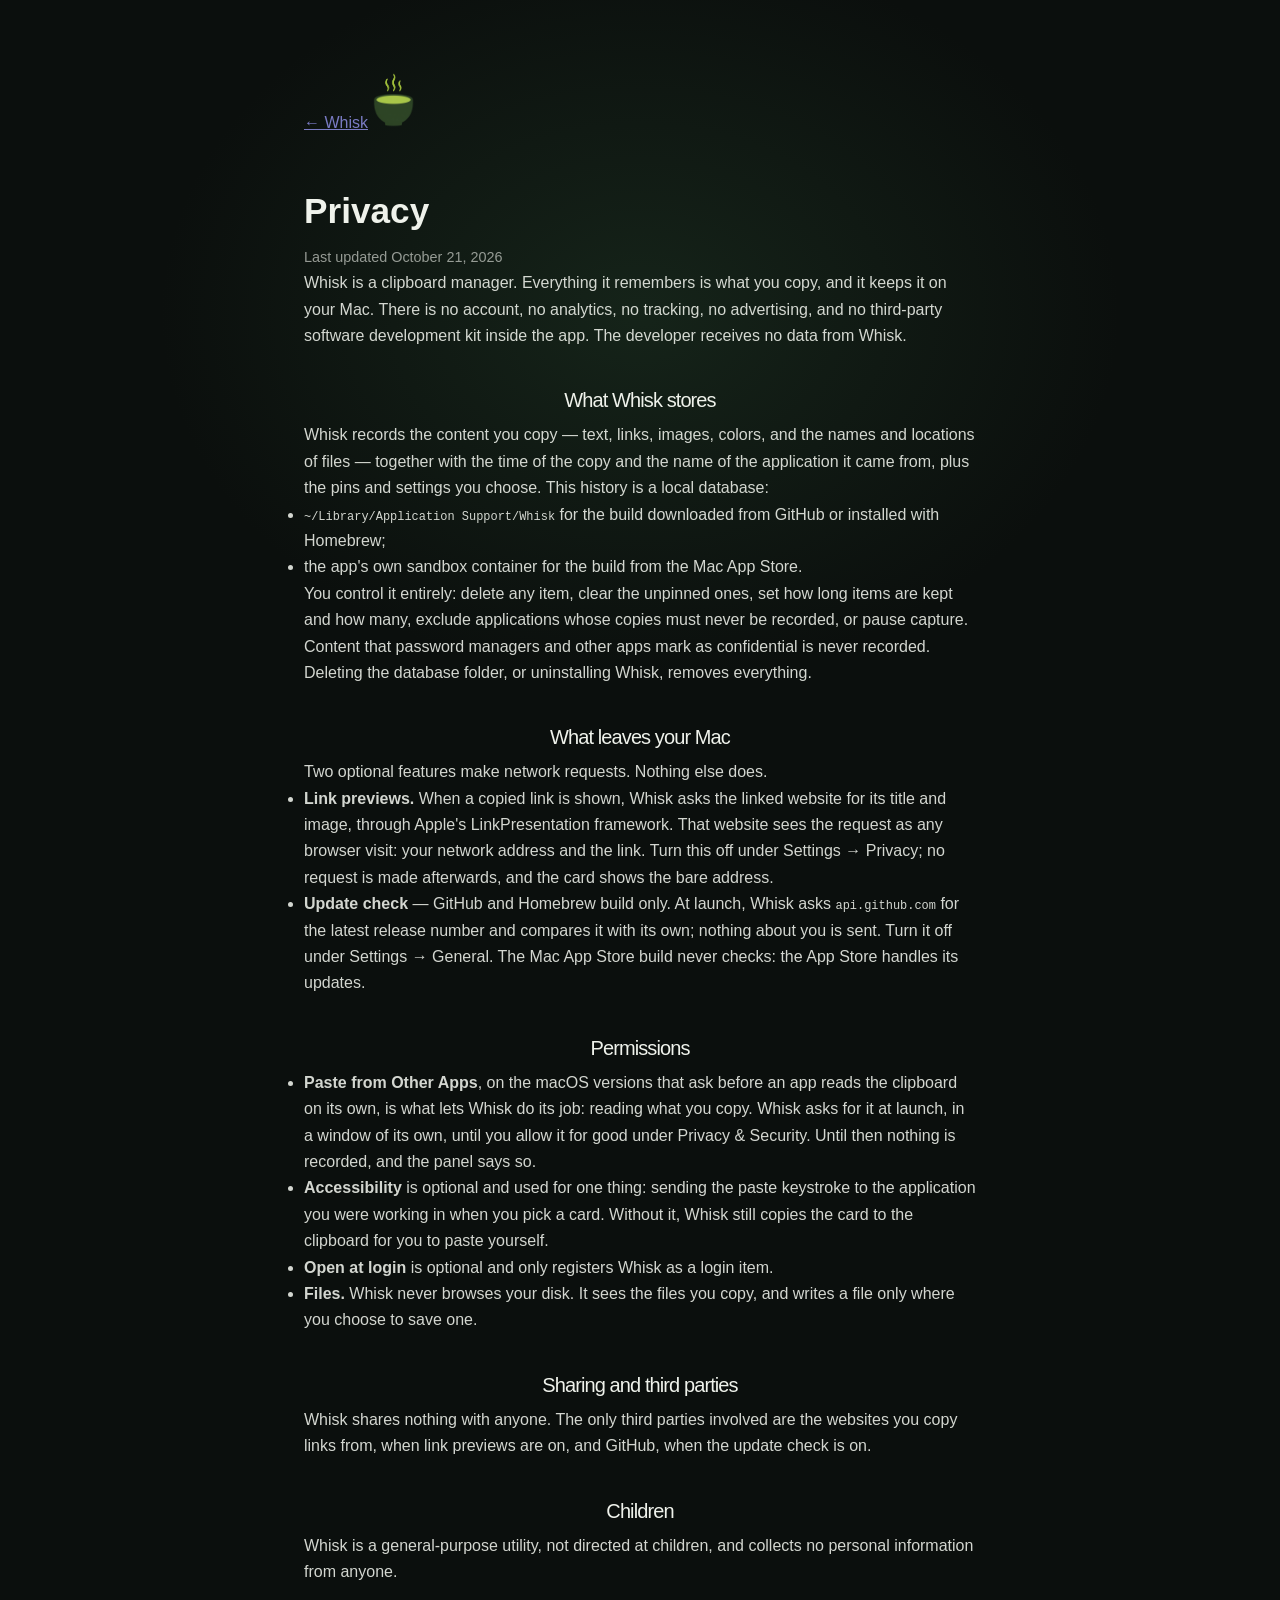
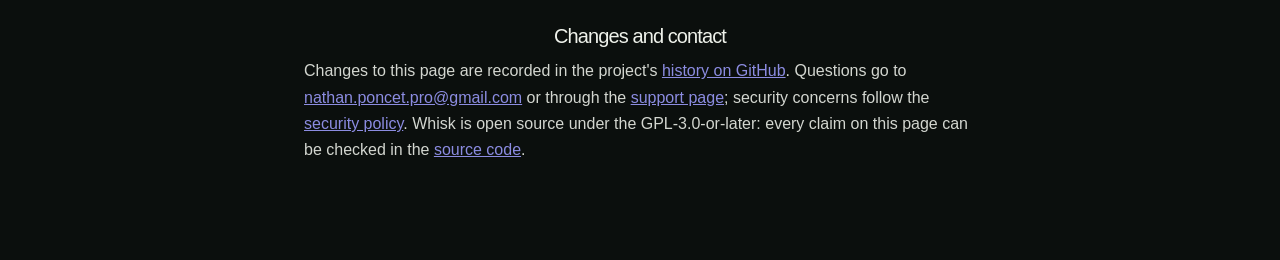
<file: docs/privacy.html>
<!doctype html>
<html lang="en">
<head>
  <meta charset="utf-8">
  <meta name="viewport" content="width=device-width, initial-scale=1">
  <title>Privacy — Whisk</title>
  <meta name="description" content="What Whisk stores, what leaves your Mac, and what never does.">
  <link rel="icon" type="image/png" href="media/favicon.png">
  <link rel="apple-touch-icon" href="media/apple-touch-icon.png">
  <meta name="theme-color" content="#0b0f0d">
  <link rel="stylesheet" href="styles.css">
  <style>
    .legal { max-width: 720px; margin: 0 auto; padding: 72px 24px 96px; line-height: 1.65; }
    .legal h1 { font-size: 2.2rem; margin: 18px 0 6px; }
    .legal h2 { font-size: 1.25rem; margin: 40px 0 10px; }
    .legal p, .legal li { opacity: .88; }
    .legal .updated { opacity: .6; font-size: .9rem; }
    .legal .back { display: inline-block; margin-bottom: 28px; opacity: .75; }
    .legal code { font-size: .92em; }
  </style>
</head>
<body>
<a class="skip-link" href="#main">Skip to content</a>
<main id="main">
  <article class="legal">
    <a class="back" href="./">← Whisk</a>
    <img src="media/logo-cup.png" alt="" height="56">
    <h1>Privacy</h1>
    <p class="updated">Last updated October 21, 2026</p>

    <p>Whisk is a clipboard manager. Everything it remembers is what you copy, and it keeps it on
    your Mac. There is no account, no analytics, no tracking, no advertising, and no third-party
    software development kit inside the app. The developer receives no data from Whisk.</p>

    <h2>What Whisk stores</h2>
    <p>Whisk records the content you copy — text, links, images, colors, and the names and
    locations of files — together with the time of the copy and the name of the application it
    came from, plus the pins and settings you choose. This history is a local database:</p>
    <ul>
      <li><code>~/Library/Application Support/Whisk</code> for the build downloaded from GitHub or
      installed with Homebrew;</li>
      <li>the app's own sandbox container for the build from the Mac App Store.</li>
    </ul>
    <p>You control it entirely: delete any item, clear the unpinned ones, set how long items are
    kept and how many, exclude applications whose copies must never be recorded, or pause
    capture. Content that password managers and other apps mark as confidential is never
    recorded. Deleting the database folder, or uninstalling Whisk, removes everything.</p>

    <h2>What leaves your Mac</h2>
    <p>Two optional features make network requests. Nothing else does.</p>
    <ul>
      <li><strong>Link previews.</strong> When a copied link is shown, Whisk asks the linked website
      for its title and image, through Apple's LinkPresentation framework. That website sees the
      request as any browser visit: your network address and the link. Turn this off under
      Settings → Privacy; no request is made afterwards, and the card shows the bare address.</li>
      <li><strong>Update check</strong> — GitHub and Homebrew build only. At launch, Whisk asks
      <code>api.github.com</code> for the latest release number and compares it with its own;
      nothing about you is sent. Turn it off under Settings → General. The Mac App Store build
      never checks: the App Store handles its updates.</li>
    </ul>

    <h2>Permissions</h2>
    <ul>
      <li><strong>Paste from Other Apps</strong>, on the macOS versions that ask before an app
      reads the clipboard on its own, is what lets Whisk do its job: reading what you copy. Whisk
      asks for it at launch, in a window of its own, until you allow it for good under
      Privacy &amp; Security. Until then nothing is recorded, and the panel says so.</li>
      <li><strong>Accessibility</strong> is optional and used for one thing: sending the paste
      keystroke to the application you were working in when you pick a card. Without it, Whisk
      still copies the card to the clipboard for you to paste yourself.</li>
      <li><strong>Open at login</strong> is optional and only registers Whisk as a login item.</li>
      <li><strong>Files.</strong> Whisk never browses your disk. It sees the files you copy, and
      writes a file only where you choose to save one.</li>
    </ul>

    <h2>Sharing and third parties</h2>
    <p>Whisk shares nothing with anyone. The only third parties involved are the websites you copy
    links from, when link previews are on, and GitHub, when the update check is on.</p>

    <h2>Children</h2>
    <p>Whisk is a general-purpose utility, not directed at children, and collects no personal
    information from anyone.</p>

    <h2>Changes and contact</h2>
    <p>Changes to this page are recorded in the project's
    <a href="https://github.com/nathan-poncet/whisk/commits/main/docs/privacy.html">history on GitHub</a>.
    Questions go to <a href="mailto:nathan.poncet.pro@gmail.com?subject=Whisk%20privacy">nathan.poncet.pro@gmail.com</a>
    or through the <a href="support.html">support page</a>; security concerns
    follow the <a href="https://github.com/nathan-poncet/whisk/blob/main/SECURITY.md">security
    policy</a>. Whisk is open source under the GPL-3.0-or-later: every claim on this page can be
    checked in the <a href="https://github.com/nathan-poncet/whisk">source code</a>.</p>
  </article>
</main>
</body>
</html>
</file>
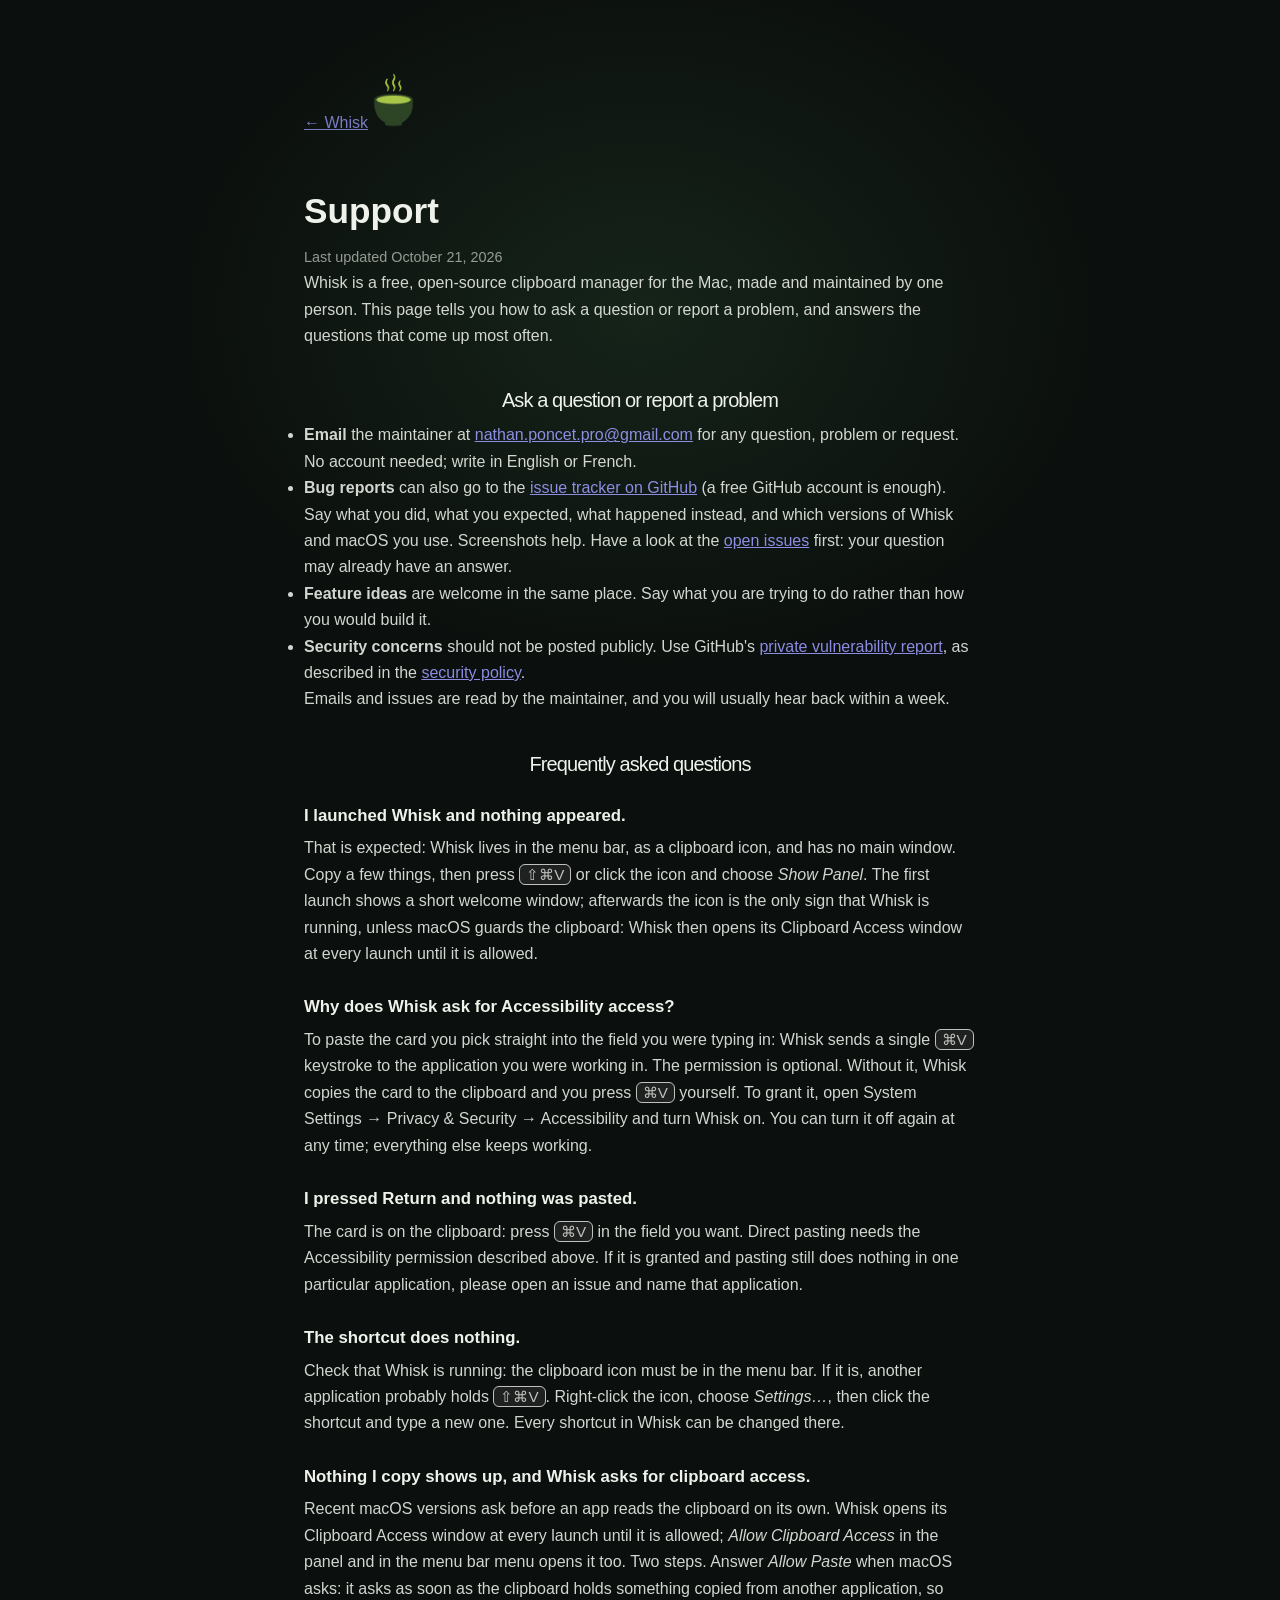
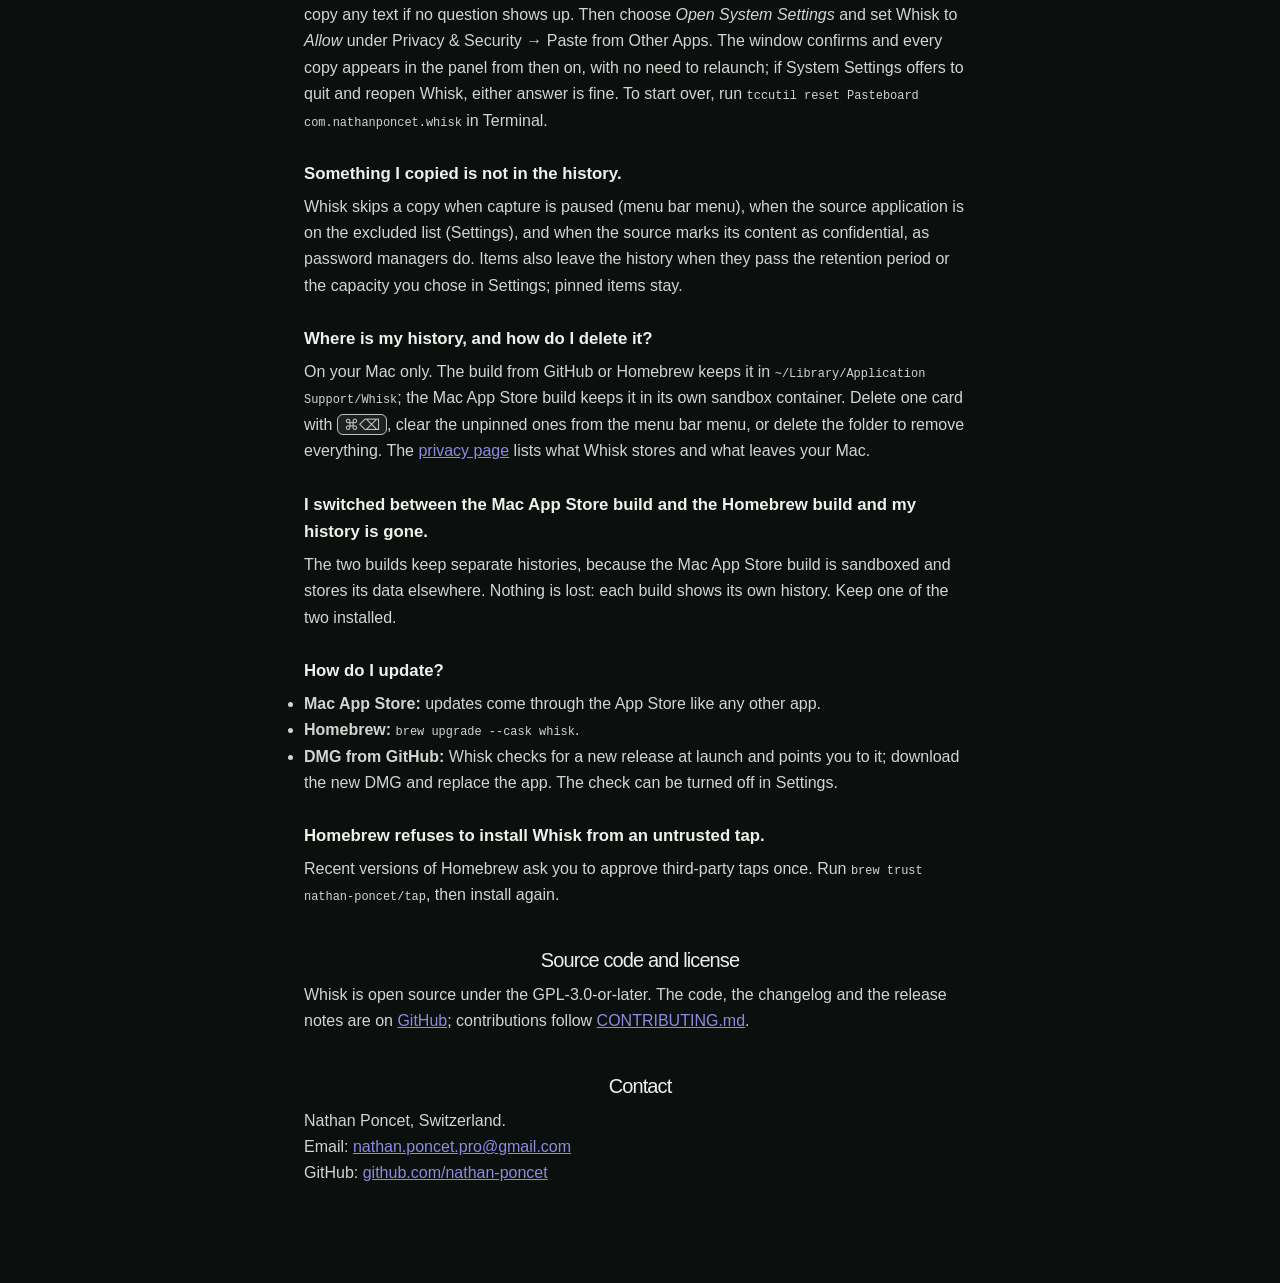
<file: docs/support.html>
<!doctype html>
<html lang="en">
<head>
  <meta charset="utf-8">
  <meta name="viewport" content="width=device-width, initial-scale=1">
  <title>Support — Whisk</title>
  <meta name="description" content="How to get help with Whisk, the clipboard manager for Mac: answers to common questions and where to ask yours.">
  <link rel="icon" type="image/png" href="media/favicon.png">
  <link rel="apple-touch-icon" href="media/apple-touch-icon.png">
  <meta name="theme-color" content="#0b0f0d">
  <link rel="stylesheet" href="styles.css">
  <style>
    .legal { max-width: 720px; margin: 0 auto; padding: 72px 24px 96px; line-height: 1.65; }
    .legal h1 { font-size: 2.2rem; margin: 18px 0 6px; }
    .legal h2 { font-size: 1.25rem; margin: 40px 0 10px; }
    .legal h3 { font-size: 1.05rem; margin: 26px 0 6px; }
    .legal p, .legal li { opacity: .88; }
    .legal .updated { opacity: .6; font-size: .9rem; }
    .legal .back { display: inline-block; margin-bottom: 28px; opacity: .75; }
    .legal code { font-size: .92em; }
    .legal kbd { font-family: inherit; font-size: .95em; padding: 1px 6px; border: 1px solid currentColor; border-radius: 6px; opacity: .9; }
  </style>
</head>
<body>
<a class="skip-link" href="#main">Skip to content</a>
<main id="main">
  <article class="legal">
    <a class="back" href="./">← Whisk</a>
    <img src="media/logo-cup.png" alt="" height="56">
    <h1>Support</h1>
    <p class="updated">Last updated October 21, 2026</p>

    <p>Whisk is a free, open-source clipboard manager for the Mac, made and maintained by one
    person. This page tells you how to ask a question or report a problem, and answers the
    questions that come up most often.</p>

    <h2>Ask a question or report a problem</h2>
    <ul>
      <li><strong>Email</strong> the maintainer at
      <a href="mailto:nathan.poncet.pro@gmail.com?subject=Whisk">nathan.poncet.pro@gmail.com</a>
      for any question, problem or request. No account needed; write in English or French.</li>
      <li><strong>Bug reports</strong> can also go to the
      <a href="https://github.com/nathan-poncet/whisk/issues/new">issue tracker on GitHub</a>
      (a free GitHub account is enough). Say what you did, what you expected, what happened
      instead, and which versions of Whisk and macOS you use. Screenshots help. Have a look at
      the <a href="https://github.com/nathan-poncet/whisk/issues">open issues</a> first: your
      question may already have an answer.</li>
      <li><strong>Feature ideas</strong> are welcome in the same place. Say what you are trying
      to do rather than how you would build it.</li>
      <li><strong>Security concerns</strong> should not be posted publicly. Use GitHub's
      <a href="https://github.com/nathan-poncet/whisk/security/advisories/new">private
      vulnerability report</a>, as described in the
      <a href="https://github.com/nathan-poncet/whisk/blob/main/SECURITY.md">security policy</a>.</li>
    </ul>
    <p>Emails and issues are read by the maintainer, and you will usually hear back within a
    week.</p>

    <h2>Frequently asked questions</h2>

    <h3>I launched Whisk and nothing appeared.</h3>
    <p>That is expected: Whisk lives in the menu bar, as a clipboard icon, and has no main window.
    Copy a few things, then press <kbd>⇧⌘V</kbd> or click the icon and choose
    <em>Show Panel</em>. The first launch shows a short welcome window; afterwards the icon is the
    only sign that Whisk is running, unless macOS guards the clipboard: Whisk then opens its
    Clipboard Access window at every launch until it is allowed.</p>

    <h3>Why does Whisk ask for Accessibility access?</h3>
    <p>To paste the card you pick straight into the field you were typing in: Whisk sends a
    single <kbd>⌘V</kbd> keystroke to the application you were working in. The permission is
    optional. Without it, Whisk copies the card to the clipboard and you press <kbd>⌘V</kbd>
    yourself. To grant it, open System Settings → Privacy &amp; Security → Accessibility and
    turn Whisk on. You can turn it off again at any time; everything else keeps working.</p>

    <h3>I pressed Return and nothing was pasted.</h3>
    <p>The card is on the clipboard: press <kbd>⌘V</kbd> in the field you want. Direct pasting
    needs the Accessibility permission described above. If it is granted and pasting still does
    nothing in one particular application, please open an issue and name that application.</p>

    <h3>The shortcut does nothing.</h3>
    <p>Check that Whisk is running: the clipboard icon must be in the menu bar. If it is, another
    application probably holds <kbd>⇧⌘V</kbd>. Right-click the icon, choose <em>Settings…</em>,
    then click the shortcut and type a new one. Every shortcut in Whisk can be changed there.</p>

    <h3>Nothing I copy shows up, and Whisk asks for clipboard access.</h3>
    <p>Recent macOS versions ask before an app reads the clipboard on its own. Whisk opens its
    Clipboard Access window at every launch until it is allowed; <em>Allow Clipboard Access</em>
    in the panel and in the menu bar menu opens it too. Two steps. Answer <em>Allow Paste</em>
    when macOS asks: it asks as soon as the clipboard holds something copied from another
    application, so copy any text if no question shows up. Then choose
    <em>Open System Settings</em> and set Whisk to <em>Allow</em> under Privacy &amp; Security →
    Paste from Other Apps. The window confirms and every copy appears in the panel from then on,
    with no need to relaunch; if System Settings offers to quit and reopen Whisk, either answer
    is fine. To start over, run <code>tccutil reset Pasteboard com.nathanponcet.whisk</code> in
    Terminal.</p>

    <h3>Something I copied is not in the history.</h3>
    <p>Whisk skips a copy when capture is paused (menu bar menu), when the source application is
    on the excluded list (Settings), and when the source marks its content as confidential, as
    password managers do. Items also leave the history when they pass the retention period or
    the capacity you chose in Settings; pinned items stay.</p>

    <h3>Where is my history, and how do I delete it?</h3>
    <p>On your Mac only. The build from GitHub or Homebrew keeps it in
    <code>~/Library/Application Support/Whisk</code>; the Mac App Store build keeps it in its own
    sandbox container. Delete one card with <kbd>⌘⌫</kbd>, clear the unpinned ones from the menu
    bar menu, or delete the folder to remove everything. The
    <a href="privacy.html">privacy page</a> lists what Whisk stores and what leaves your Mac.</p>

    <h3>I switched between the Mac App Store build and the Homebrew build and my history is gone.</h3>
    <p>The two builds keep separate histories, because the Mac App Store build is sandboxed and
    stores its data elsewhere. Nothing is lost: each build shows its own history. Keep one of the
    two installed.</p>

    <h3>How do I update?</h3>
    <ul>
      <li><strong>Mac App Store:</strong> updates come through the App Store like any other app.</li>
      <li><strong>Homebrew:</strong> <code>brew upgrade --cask whisk</code>.</li>
      <li><strong>DMG from GitHub:</strong> Whisk checks for a new release at launch and points you
      to it; download the new DMG and replace the app. The check can be turned off in Settings.</li>
    </ul>

    <h3>Homebrew refuses to install Whisk from an untrusted tap.</h3>
    <p>Recent versions of Homebrew ask you to approve third-party taps once. Run
    <code>brew trust nathan-poncet/tap</code>, then install again.</p>

    <h2>Source code and license</h2>
    <p>Whisk is open source under the GPL-3.0-or-later. The code, the changelog and the release
    notes are on <a href="https://github.com/nathan-poncet/whisk">GitHub</a>; contributions
    follow <a href="https://github.com/nathan-poncet/whisk/blob/main/CONTRIBUTING.md">CONTRIBUTING.md</a>.</p>

    <h2>Contact</h2>
    <p>Nathan Poncet, Switzerland.<br>
    Email: <a href="mailto:nathan.poncet.pro@gmail.com?subject=Whisk">nathan.poncet.pro@gmail.com</a><br>
    GitHub: <a href="https://github.com/nathan-poncet">github.com/nathan-poncet</a></p>
  </article>
</main>
</body>
</html>
</file>
<file: docs/styles.css>
:root {
      --bg: #0b0f0d;
      --panel: rgba(255, 255, 255, 0.055);
      --border: rgba(255, 255, 255, 0.10);
      --text: #e8ede9;
      --muted: #9aa69e;
      --accent: #7fd8a4;
      --accent-deep: #3f9d68;
      --radius: 18px;
    }
    * { margin: 0; padding: 0; box-sizing: border-box; }
    html { scroll-behavior: smooth; }
    body {
      background: var(--bg);
      color: var(--text);
      font-family: -apple-system, BlinkMacSystemFont, "SF Pro Text", "Segoe UI", Roboto, sans-serif;
      line-height: 1.6;
      overflow-x: hidden;
    }
    body::before {
      content: "";
      position: fixed;
      inset: -20% -10% auto;
      height: 70vh;
      background:
        radial-gradient(600px 400px at 20% 10%, rgba(127, 216, 164, 0.16), transparent 70%),
        radial-gradient(700px 500px at 80% 0%, rgba(63, 157, 104, 0.14), transparent 70%);
      pointer-events: none;
      z-index: 0;
    }
    main { position: relative; z-index: 1; max-width: 1060px; margin: 0 auto; padding: 0 24px; }

    .hero { text-align: center; padding: 88px 0 40px; }
    .hero .mark { line-height: 1; }
    .hero .mark img { height: 84px; width: auto; }
    .hero h1 {
      font-size: clamp(44px, 7vw, 72px);
      font-weight: 800;
      letter-spacing: -0.03em;
      background: linear-gradient(120deg, #f2f7f3 30%, var(--accent) 100%);
      -webkit-background-clip: text;
      background-clip: text;
      color: transparent;
      margin-top: 12px;
    }
    .hero p.tagline { font-size: clamp(18px, 2.6vw, 23px); color: var(--muted); margin-top: 10px; }
    .hero .sub { max-width: 620px; margin: 14px auto 0; color: var(--muted); font-size: 16px; }

    .cta { display: flex; gap: 12px; justify-content: center; flex-wrap: wrap; margin-top: 32px; }
    .btn {
      display: inline-flex; align-items: center; gap: 8px;
      padding: 13px 22px; border-radius: 999px;
      font-size: 15px; font-weight: 600; text-decoration: none;
      border: 1px solid var(--border);
      transition: transform 0.15s ease, background 0.15s ease;
    }
    .btn:hover { transform: translateY(-1px); }
    .btn.primary { background: linear-gradient(120deg, var(--accent), var(--accent-deep)); color: #06130b; border-color: transparent; }
    .btn.ghost { background: var(--panel); color: var(--text); backdrop-filter: blur(12px); }
    .btn.ghost:hover { background: rgba(255, 255, 255, 0.09); }
    .btn .starcount {
      background: rgba(255, 255, 255, 0.12); border-radius: 999px;
      padding: 2px 9px; font-size: 12.5px; font-variant-numeric: tabular-nums;
    }

    .brew {
      display: inline-flex; align-items: center; gap: 12px;
      margin-top: 18px; padding: 11px 16px;
      background: var(--panel); border: 1px solid var(--border); border-radius: 12px;
      font-family: "SF Mono", ui-monospace, Menlo, monospace; font-size: 14px;
      backdrop-filter: blur(12px);
    }
    .brew .dollar { color: var(--accent); user-select: none; }
    .brew button {
      background: none; border: 1px solid var(--border); border-radius: 8px;
      color: var(--muted); font-size: 12px; padding: 4px 10px; cursor: pointer;
    }
    .brew button:hover { color: var(--text); }
    .requires { margin-top: 14px; color: var(--muted); font-size: 13px; }

    .demo { margin: 56px auto 0; }
    .demo video {
      width: 100%; display: block; border-radius: var(--radius);
      border: 1px solid var(--border);
      box-shadow: 0 30px 80px rgba(0, 0, 0, 0.55), 0 0 0 1px rgba(127, 216, 164, 0.07);
    }

    section { padding: 72px 0 0; }
    h2 { font-size: 28px; font-weight: 700; letter-spacing: -0.02em; text-align: center; }
    .grid {
      display: grid; gap: 16px; margin-top: 32px;
      grid-template-columns: repeat(auto-fit, minmax(280px, 1fr));
    }
    .card {
      background: var(--panel); border: 1px solid var(--border); border-radius: var(--radius);
      padding: 22px; backdrop-filter: blur(12px);
    }
    .card .icon { font-size: 24px; }
    .card h3 { font-size: 16px; font-weight: 650; margin: 10px 0 6px; }
    .card p { color: var(--muted); font-size: 14px; }
    .card code {
      font-family: "SF Mono", ui-monospace, Menlo, monospace; font-size: 12.5px;
      background: rgba(255, 255, 255, 0.08); border-radius: 5px; padding: 1px 5px;
    }
    kbd {
      font-family: -apple-system, BlinkMacSystemFont, sans-serif; font-size: 12.5px;
      background: rgba(255, 255, 255, 0.10); border: 1px solid var(--border);
      border-bottom-width: 2px; border-radius: 6px; padding: 1px 6px;
    }

    .install { text-align: center; }
    .install .options { display: flex; gap: 16px; justify-content: center; flex-wrap: wrap; margin-top: 28px; }
    .install .option { flex: 1 1 320px; max-width: 460px; text-align: left; }
    .install .option h3 { display: flex; align-items: center; gap: 8px; }
    .install .note { color: var(--muted); font-size: 13px; margin-top: 10px; }
    .install .note code {
      font-family: "SF Mono", ui-monospace, Menlo, monospace; font-size: 12px;
      background: rgba(255, 255, 255, 0.08); border-radius: 5px; padding: 1px 5px;
    }

    .open { text-align: center; margin-top: 72px; padding: 40px 24px; }
    .open p { max-width: 640px; margin: 12px auto 0; color: var(--muted); }

    footer {
      margin-top: 72px; padding: 32px 24px 40px;
      border-top: 1px solid var(--border);
      text-align: center; color: var(--muted); font-size: 13.5px;
    }
    footer a { color: var(--accent); text-decoration: none; }
    footer a:hover { text-decoration: underline; }

    /* Interactive demo */
    .tryit { text-align: center; }
    .tryit .screen {
      margin-top: 32px; border-radius: var(--radius); overflow: hidden;
      border: 1px solid var(--border);
      background:
        radial-gradient(700px 420px at 18% 8%, rgba(127, 216, 164, 0.28), transparent 65%),
        radial-gradient(800px 520px at 85% 20%, rgba(63, 157, 104, 0.22), transparent 70%),
        linear-gradient(160deg, #17251d 0%, #0a1310 60%, #060a08 100%);
      padding: 26px 0 18px;
      box-shadow: 0 30px 80px rgba(0, 0, 0, 0.5);
    }
    .tryit .note {
      /* Grows gently with the scroll progress, like the screen around it. */
      width: calc(min(430px, 86%) + 110px * var(--p, 0));
      /* Phones: the growth must never push the note against the edges. */
      max-width: calc(100% - 32px);
      flex-shrink: 0;
      margin: 24px auto 22px; text-align: left;
      border-radius: 10px; overflow: hidden;
      background: #f5f2ea; color: #333;
      font-size: calc(13px + 1.5px * var(--p, 0));
      box-shadow: 0 14px 34px rgba(0, 0, 0, 0.45);
    }
    .tryit .note .bar {
      background: #e4e0d5; padding: 5px 9px; font-size: 11px; color: #8a8578;
      display: flex; align-items: center; gap: 5px;
    }
    .tryit .note .bar span.dot { width: 9px; height: 9px; border-radius: 50%; }
    .tryit .note .body {
      padding: 10px 12px; line-height: 1.5;
      /* Mostly vertical growth: the note deepens as the demo fills the page. */
      min-height: calc(52px + 90px * var(--p, 0));
    }
    .tryit .note .body .cursor {
      display: inline-block; width: 1px; height: 14px; background: #333;
      vertical-align: -2px; animation: blink 1s step-end infinite;
    }
    @keyframes blink { 50% { opacity: 0; } }

    .tryit .chipswrap { overflow-x: auto; scrollbar-width: none; margin-bottom: 10px; }
    .tryit .chipswrap::-webkit-scrollbar { display: none; }
    .tryit .chips {
      display: flex; gap: 7px; width: max-content; margin: 0 auto;
      padding: 2px 16px;
    }
    .tryit .chip { flex-shrink: 0; }
    .tryit .chip {
      display: inline-flex; align-items: center; gap: 5px;
      font-size: 11.5px; padding: 4px 10px; border-radius: 999px;
      background: rgba(255, 255, 255, 0.07); border: 1px solid rgba(255, 255, 255, 0.12);
      color: var(--text); cursor: pointer; backdrop-filter: blur(10px);
      transition: transform 0.12s ease;
    }
    .tryit .chip .dot { width: 8px; height: 8px; border-radius: 50%; }
    .tryit .chip.active {
      color: var(--accent); border-color: var(--accent); transform: scale(1.06);
      background: rgba(127, 216, 164, 0.16); font-weight: 600;
    }
    .tryit .search {
      display: flex; align-items: center; gap: 8px;
      width: min(680px, 90%); margin: 0 auto 14px; padding: 9px 16px;
      border-radius: 999px; background: rgba(255, 255, 255, 0.08);
      border: 1px solid rgba(255, 255, 255, 0.14); backdrop-filter: blur(12px);
    }
    .tryit .search input {
      flex: 1; background: none; border: none; outline: none;
      color: var(--text); font-size: 14px; font-family: inherit;
    }
    .tryit .search .count { font-size: 11px; color: var(--muted); }
    .tryit .railwrap { overflow-x: auto; padding: 6px 16px 10px; scrollbar-width: none; }
    .tryit .railwrap::-webkit-scrollbar { display: none; }
    .tryit .rail { display: flex; gap: 10px; width: max-content; margin: 0 auto; }
    .tryit .tcard {
      width: 148px; min-height: 150px; border-radius: 14px; text-align: left;
      background: rgba(255, 255, 255, 0.07); border: 1px solid rgba(255, 255, 255, 0.10);
      backdrop-filter: blur(12px); padding: 9px 10px; cursor: pointer;
      display: flex; flex-direction: column; gap: 6px; flex-shrink: 0;
      transition: transform 0.14s ease, border-color 0.14s ease, box-shadow 0.14s ease;
    }
    .tryit .tcard.selected {
      transform: scale(1.04); border: 2px solid var(--accent);
      box-shadow: 0 0 18px rgba(127, 216, 164, 0.35);
    }
    .tryit .tcard .head { display: flex; align-items: center; gap: 5px; font-size: 10.5px; font-weight: 600; }
    .tryit .tcard .head .dot { width: 9px; height: 9px; border-radius: 3px; }
    .tryit .tcard .body { flex: 1; font-size: 11px; color: var(--text); overflow: hidden; line-height: 1.45; }
    .tryit .tcard .body.mono { font-family: "SF Mono", ui-monospace, Menlo, monospace; font-size: 10px; }
    .tryit .tcard .swatch { border-radius: 8px; height: 56px; margin-bottom: 6px; }
    .tryit .tcard .foot { display: flex; justify-content: space-between; font-size: 9.5px; color: var(--muted); }
    .tryit .hint { margin-top: 12px; color: var(--muted); font-size: 13px; }
    .tryit .hint kbd { font-size: 11px; }

    .tryit-zoom, .tryit-stick { position: relative; }
    .tryit-stick .screen { display: flex; flex-direction: column; }
    .tryit .note .bar button {
      margin-left: auto; border: none; background: none; cursor: pointer;
      color: #8a8578; font-size: 10px;
    }
    .tryit .note .bar button:hover { color: #555; }
    .tryit .panelblock { margin-top: auto; padding-top: 14px; padding-bottom: 16px; }
    .tryit .chip img, .tryit .chip svg { display: block; }

/* Whisk — a quieter, more considered home for the same little utility. */
:root { --bg: #0b0f0d; --panel: #121914; --border: #26342b; --text: #eff2eb; --muted: #a0aca3; --accent: #a4d8af; --accent-deep: #77b989; --radius: 22px; color-scheme: dark; }
body { -webkit-font-smoothing: antialiased; }
body::before { position: absolute; inset: 0; height: 1120px; background: radial-gradient(ellipse 640px 490px at 50% 28%, #25432c65, transparent 75%); }
a, button, input { -webkit-tap-highlight-color: transparent; }
button { font-family: inherit; }
:focus-visible { outline: 2px solid var(--accent); outline-offset: 5px; }
section { scroll-margin-top: 24px; }
main { max-width: 1180px; padding: 0 40px; }
.skip-link { position: fixed; top: -100px; left: 20px; z-index: 100; padding: 12px 20px; color: var(--bg); background: var(--accent); border-radius: 10px; }
.skip-link:focus { top: 12px; }
.nav-download:hover { background: #a4d8af12; }
.hero { padding: 58px 0 0; }
.eyebrow, .section-label { font-size: 10px; letter-spacing: 2.3px; font-weight: 600; color: var(--accent); }
.eyebrow { display: inline-flex; align-items: center; gap: 9px; border: 1px solid #a4d8af26; padding: 7px 12px; border-radius: 30px; background: #a4d8af05; }
.status-dot { height: 5px; width: 5px; border-radius: 50%; background: var(--accent); box-shadow: 0 0 9px #a4d8af55; }
.hero .mark { margin: 25px auto 14px; }
.hero .mark img { height: 64px; }
.hero h1 { font-size: clamp(54px, 6.7vw, 88px); line-height: 1.02; letter-spacing: -.057em; font-weight: 550; background: none; color: var(--text); margin: 0; }
.hero h1 em { display: inline-block; color: var(--accent); font-family: Georgia, 'Times New Roman', serif; font-weight: 400; letter-spacing: -.055em; line-height: 1.12; }
.hero .sub { max-width: 620px; font-size: 16px; line-height: 1.8; margin-top: 22px; color: var(--muted); }
.cta { margin-top: 27px; gap: 12px; }
.btn { border-radius: 11px; min-height: 48px; padding: 12px 21px; font-size: 13px; gap: 11px; font-weight: 600; }
.btn.primary { background: var(--accent); color: #14251a; box-shadow: inset 0 1px #ffffff40, 0 4px 18px #0002; }
.btn.primary:hover { background: #b6e5be; }
.btn.primary > span { font-size: 19px; line-height: 1; }
.btn.ghost { background: #ffffff03; border-color: #354239; }
.btn.ghost > span:first-child { font-size: 19px; }
.btn .starcount { font-size: 11px; background: #a4d8af10; color: var(--accent); border-radius: 5px; padding: 1px 6px; }
.brew { margin-top: 17px; background: transparent; border: 0; padding: 7px 0; border-radius: 0; font-size: 11px; gap: 9px; color: #8e9c92; }
.brew button { border: 0; border-left: 1px solid #344238; border-radius: 0; font-size: 10px; padding: 0 0 0 10px; color: var(--muted); }
.requires { font-size: 10px; letter-spacing: .15px; margin-top: 6px; color: #8c9b90; }
.requires span { padding: 0 8px; }
.demo { margin-top: 45px; border: 1px solid #435248; border-radius: 17px; padding: 7px; background: linear-gradient(145deg, #26382b, #111813 55%); box-shadow: 0 35px 100px #0006, 0 0 80px #79ad8710; text-align: left; }
.demo-topbar { padding: 6px 10px 13px; display: flex; align-items: center; justify-content: space-between; gap: 12px; font-size: 10px; color: #afbab1; }
.window-dots { display: flex; gap: 5px; }
.window-dots i { width: 7px; height: 7px; border-radius: 50%; background: #e78377; }
.window-dots i:nth-child(2) { background: #d8bb70; }
.window-dots i:nth-child(3) { background: #87b98a; }
.demo-duration { font-family: ui-monospace, monospace; font-size: 8px; letter-spacing: 1px; color: #84978a; }
.demo video { border-radius: 10px; border-color: #354338; box-shadow: none; aspect-ratio: 16/9; }
.demo-caption { display: flex; justify-content: space-between; align-items: center; padding: 15px 14px 10px; color: #9dad9f; font-size: 11px; }
.demo-caption a { color: var(--accent); text-decoration: none; }
.demo-caption a span { padding-left: 7px; }
.trust-strip { display: flex; justify-content: center; align-items: center; gap: 54px; padding: 31px 0; border-bottom: 1px solid var(--border); color: var(--muted); font-size: 11px; }
.trust-strip > span { display: inline-flex; align-items: center; gap: 9px; }
.trust-strip > span > span { color: var(--accent); font-size: 16px; }
section { padding-top: 108px; }
h2 { font-size: clamp(30px, 4vw, 47px); font-weight: 500; line-height: 1.15; letter-spacing: -.045em; text-wrap: balance; }
.section-label { text-align: center; margin: 0 0 18px; }
.section-sub, .features .sub, .tryit .sub { font-size: 14px; line-height: 1.8; color: var(--muted); }
.section-sub { margin-top: 16px; }
.tryit .sub { margin-top: 20px !important; }
.tryit .screen { position: relative; margin-top: 35px; padding: 28px 0 10px; border-radius: 22px; background: radial-gradient(ellipse at 75% 0%, #63826560, transparent 60%), radial-gradient(ellipse at 10% 100%, #64825850, transparent 60%), #14241a; border: 1px solid #415347; box-shadow: 0 18px 50px #0003; }
.tryit .note { width: min(480px, 86%); font-size: 14px; margin: 4px auto 28px; border: 1px solid #f5f2ea; box-shadow: 0 12px 30px #0004; }
.tryit .note .bar { padding: 9px 12px; background: #e9e6dd; font-size: 10px; }
.tryit .note .bar button { padding: 4px 8px; color: #655f50; }
.tryit .note .body { padding: 20px; min-height: 85px; overflow-wrap: anywhere; }
#note-text:empty::before { content: 'Your next great idea goes here…'; color: #8a877f; }
.tryit .panelblock { background: #0a120dc7; border-top: 1px solid #c4dfcb26; padding: 20px 0 10px; margin: 0 8px; border-radius: 16px; }
.tryit .search { background: #ffffff08; border-color: #ffffff17; border-radius: 10px; max-width: 570px; }
.tryit .search input { min-width: 0; font-size: 12px; }
.tryit .search:focus-within { border-color: var(--accent); }
.search-icon { font-size: 23px; line-height: 1; color: var(--muted); }
.tryit .count { white-space: nowrap; }
.tryit .chip { font-size: 10px; padding: 5px 9px; min-height: 28px; }
.tryit .chip.active { transform: none; background: #a4d8af1a; border-color: #a4d8af88; }
.tryit .tcard { width: 166px; min-height: 156px; background: linear-gradient(145deg,#c2dfcd12,#ffffff05); padding: 13px; border-radius: 12px; }
.tryit .tcard.selected { border: 1px solid var(--accent); transform: none; box-shadow: 0 0 0 2px #a4d8af1f; }
.tryit .tcard:hover { background: #a4d8af19; transform: translateY(-2px); }
.tryit .tcard .head { padding-bottom: 8px; border-bottom: 1px solid #ffffff0e; margin-bottom: 3px; }
.tryit .hint { font-size: 11px; margin-top: 10px; }
.card { padding: 26px; border-radius: 17px; background: linear-gradient(145deg,#17211a,#101713); box-shadow: inset 0 1px #ffffff03; }
.card .icon { display: flex; align-items: center; justify-content: center; width: 34px; height: 34px; border-radius: 9px; border: 1px solid #3a4c3e; background: #a4d8af09; font-size: 17px; color: var(--accent); }
.card h3 { font-size: 16px; font-weight: 550; margin: 16px 0 9px; letter-spacing: -.3px; }
.card p { font-size: 12px; line-height: 1.8; }
.install .options { margin-top: 35px; gap: 18px; }
.install .option { max-width: none; padding: 29px; min-width: 0; }
.option-label { display: flex; align-items: center; gap: 13px; color: var(--accent); font-family: ui-monospace, monospace; font-size: 11px; }
.option-label span { font-size: 9px; letter-spacing: 1.5px; color: #8e9f92; }
.install .option h3 { font-size: 24px; margin: 20px 0; letter-spacing: -.8px; }
.install .option code { overflow-wrap: anywhere; }
.install .note { font-size: 12px; margin-top: 18px; line-height: 1.8; }
.install .option > p > code { display: block; padding: 14px; font-size: 11px; border: 1px solid #344438; background: #080d09; border-radius: 9px; color: var(--accent); }
.open { margin-top: 100px; padding: 55px 35px; border: 1px solid #344839; border-radius: 22px; background: radial-gradient(ellipse at 50% 100%,#385b362b,transparent 75%),#111a14; }
.open-mark { width: auto; height: 60px; margin-bottom: 15px; }
.open .section-label { margin: 0 auto 17px; font-size: 9px; color: var(--accent); }
.open h2 { font-size: clamp(28px, 4vw, 40px); }
.open p:not(.section-label) { font-size: 14px; line-height: 1.85; max-width: 550px; margin-top: 18px; }
footer { margin-top: 48px; padding: 28px 0 35px; font-size: 10px; color: #7e8e82; }
footer .support-link { color: var(--muted); font-size: 12px; }
.support-link span { color: var(--accent); margin-left: 8px; }
footer .listed-on { margin: 22px 0 0; line-height: 0; }
@media (max-width: 960px) {
  main { padding: 0 28px; }
  .trust-strip { gap: 25px; font-size: 10px; }
}
@media (max-width: 600px) {
  main { padding: 0 20px; }
  .hero { padding-top: 35px; }
  .eyebrow { font-size: 8px; letter-spacing: 1.1px; }
  .hero .mark { margin-top: 24px; }
  .hero .mark img { height: 56px; }
  .hero h1 { font-size: clamp(46px,11vw,65px); }
  .hero .sub { font-size: 14px; line-height: 1.75; margin-top: 19px; }
  .desktop-break { display: none; }
  .btn { padding: 10px 15px; font-size: 12px; min-height: 46px; gap: 8px; }
  .cta { gap: 9px; }
  .brew { max-width: 100%; flex-wrap: wrap; justify-content: center; font-size: 9px; gap: 6px; }
  #brew-cmd { overflow-wrap: anywhere; }
  .requires { font-size: 9px; }
  .demo { margin-top: 32px; border-radius: 12px; padding: 5px; }
  .demo-topbar { font-size: 8px; padding: 5px 5px 9px; }
  .demo-duration { display: none; }
  .demo-caption { padding: 10px 6px 6px; font-size: 9px; gap: 15px; }
  .demo-caption > span { max-width: 65%; }
  .demo-caption a { white-space: nowrap; }
  .trust-strip { flex-wrap: wrap; column-gap: 21px; row-gap: 12px; padding: 23px 0; }
  .trust-strip > span { font-size: 9px; }
  section { padding-top: 75px; scroll-margin-top: 20px; }
  .section-label { font-size: 9px; letter-spacing: 1.7px; }
  h2 { font-size: 33px; }
  .tryit .sub, .section-sub { font-size: 12px; }
  .tryit .screen { padding-top: 20px; border-radius: 15px; }
  .tryit .note { margin-bottom: 22px; }
  .tryit .note .body { min-height: 85px; padding: 15px; font-size: 12px; }
  .tryit .panelblock { margin: 0 5px; }
  .tryit .hint { font-size: 9px; padding: 0 14px; }
  .tryit .tcard { width: 145px; min-height: 145px; }
  .card { padding: 23px; }
  .card p { font-size: 13px; }
  .install .option { flex-basis: 100%; padding: 24px; }
  .open { margin-top: 70px; padding: 35px 22px; }
  .open p:not(.section-label) { font-size: 12px; }
  footer { line-height: 2; }
  .support-link span { display: block; margin: 4px 0 0; }
}
@media (prefers-reduced-motion: reduce) {
  html { scroll-behavior: auto; }
  *, *::before, *::after { animation: none !important; transition: none !important; }
}
/* Keep visited download links consistent in WebKit. */
a.btn.primary:link, a.btn.primary:visited { background: #a4d8af; color: #14251a; }
a.btn.primary:hover { background: #b6e5be; }
</file>
